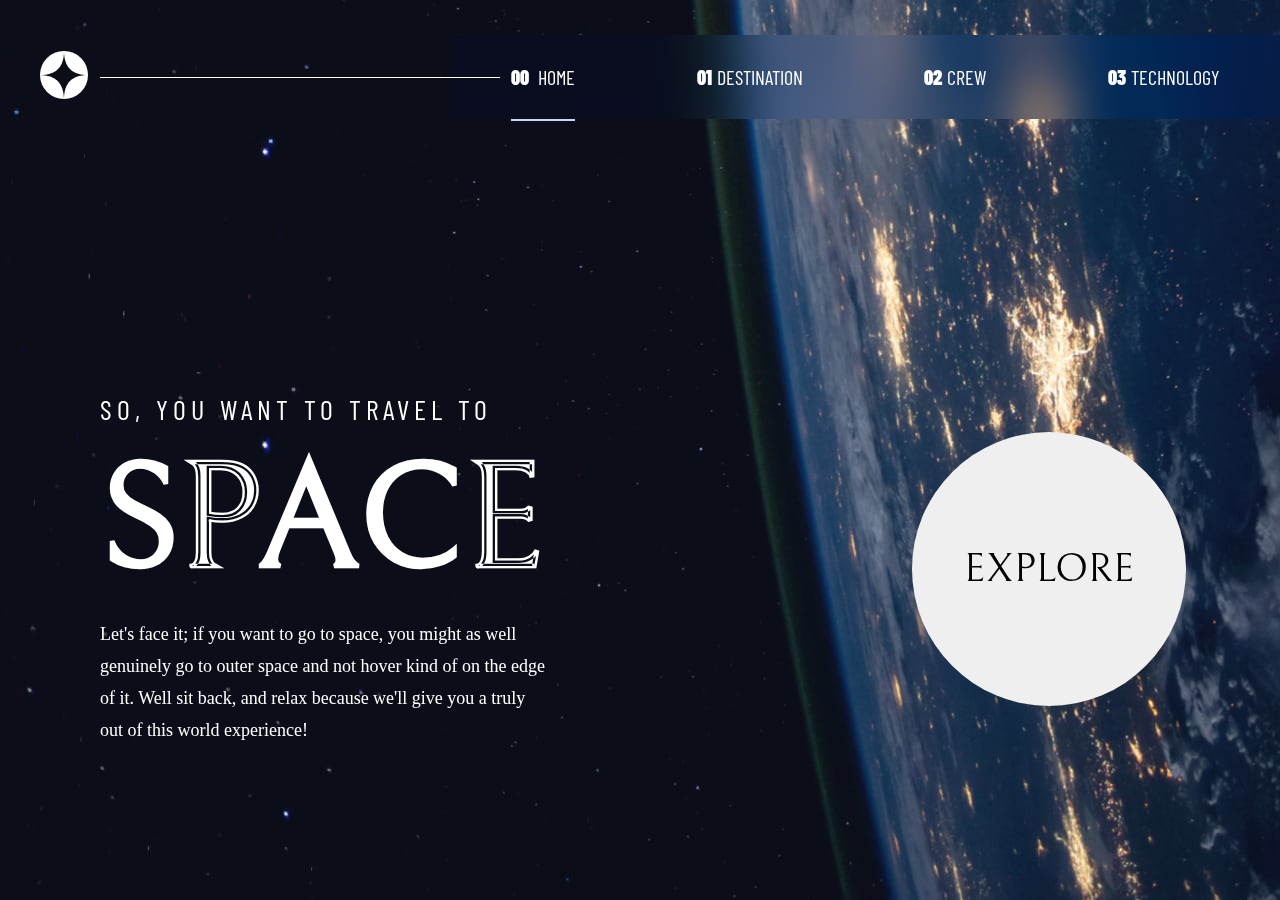
<file: index.html>
<!DOCTYPE html>
<html lang="en">
<head>
  <meta charset="UTF-8">
  <meta name="viewport" content="width=device-width, initial-scale=1.0">

  <link rel="icon" type="image/png" sizes="32x32" href="./assets/favicon-32x32.png">
  <link rel="stylesheet" href="default.css">
  <link rel="stylesheet" href="style.css">
  <link rel="preconnect" href="https://fonts.googleapis.com">
  <link rel="preconnect" href="https://fonts.gstatic.com" crossorigin>
  <link href="https://fonts.googleapis.com/css2?family=Barlow+Condensed&family=Bellefair&display=swap" rel="stylesheet"> 
  <script defer src="app.js"></script>
  <title>Frontend Mentor | Space tourism website</title>
</head>
<body>
<div class="container">
  <nav class="nav" id="nav">
    <div class="hero">
      <img src="assets/shared/logo.svg" alt="">
    </div>
     <div class="lists">
       <img src="assets/shared/icon-close.svg" alt="" class="close-btn">
      <ul class="nav-list">
        <li class="nav-item">
          <a href="index.html" class="nav-link active"> <span class="num">00</span> Home</a>
        </li>
        <li class="nav-item">
          <a href="destination.html" class="nav-link">  <span class="num">01</span>Destination</a>
        </li>
        <li class="nav-item">
          <a href="crew.html" class="nav-link"> <span class="num">02</span>Crew</a>
        </li>
        <li class="nav-item">
          <a href="technology.html" class="nav-link">  <span class="num">03</span>Technology</a>
        </li>
      </ul>
    </div>
     <img src="assets/shared/icon-hamburger.svg" alt="" class="hamburger">

  </nav>
  <main id="main">
    <section class="main">
      <section class="first-page-l">
        <h3>
          So, you want to travel to
        </h3>
        <h1>
          Space
        </h1>
        <p>
          Let's face it; if you want to go to space, you might as well genuinely go to 
          outer space and not hover kind of on the edge of it. Well sit back, and relax 
          because we'll give you a truly out of this world experience!
        </p>
      </section>
      <section class="second-page-l">
        <button class="circle btn">
          <a href="destination.html">
            Explore
          </a> 
        </button>
          
      </section>
    </section>
  </main>
</div>
</body>
</html>
</file>
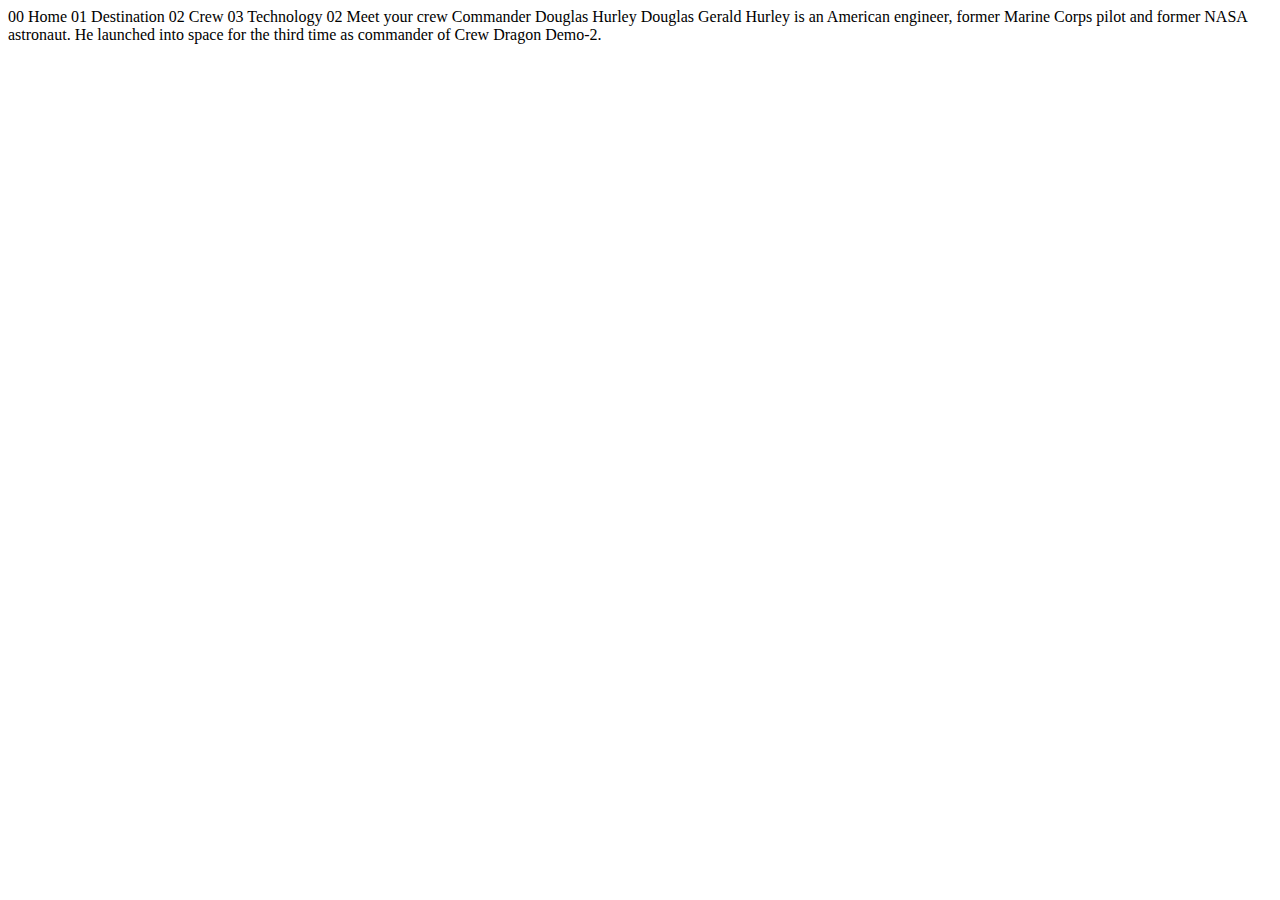
<file: crew-commander.html>
<!DOCTYPE html>
<html lang="en">
<head>
  <meta charset="UTF-8">
  <meta name="viewport" content="width=device-width, initial-scale=1.0">

  <link rel="icon" type="image/png" sizes="32x32" href="./assets/favicon-32x32.png">
  
  <title>Frontend Mentor | Space tourism website</title>
</head>
<body>

  00 Home
  01 Destination
  02 Crew
  03 Technology

  02 Meet your crew

  Commander
  Douglas Hurley

  Douglas Gerald Hurley is an American engineer, former Marine Corps pilot 
  and former NASA astronaut. He launched into space for the third time as 
  commander of Crew Dragon Demo-2.
</body>
</html>
</file>
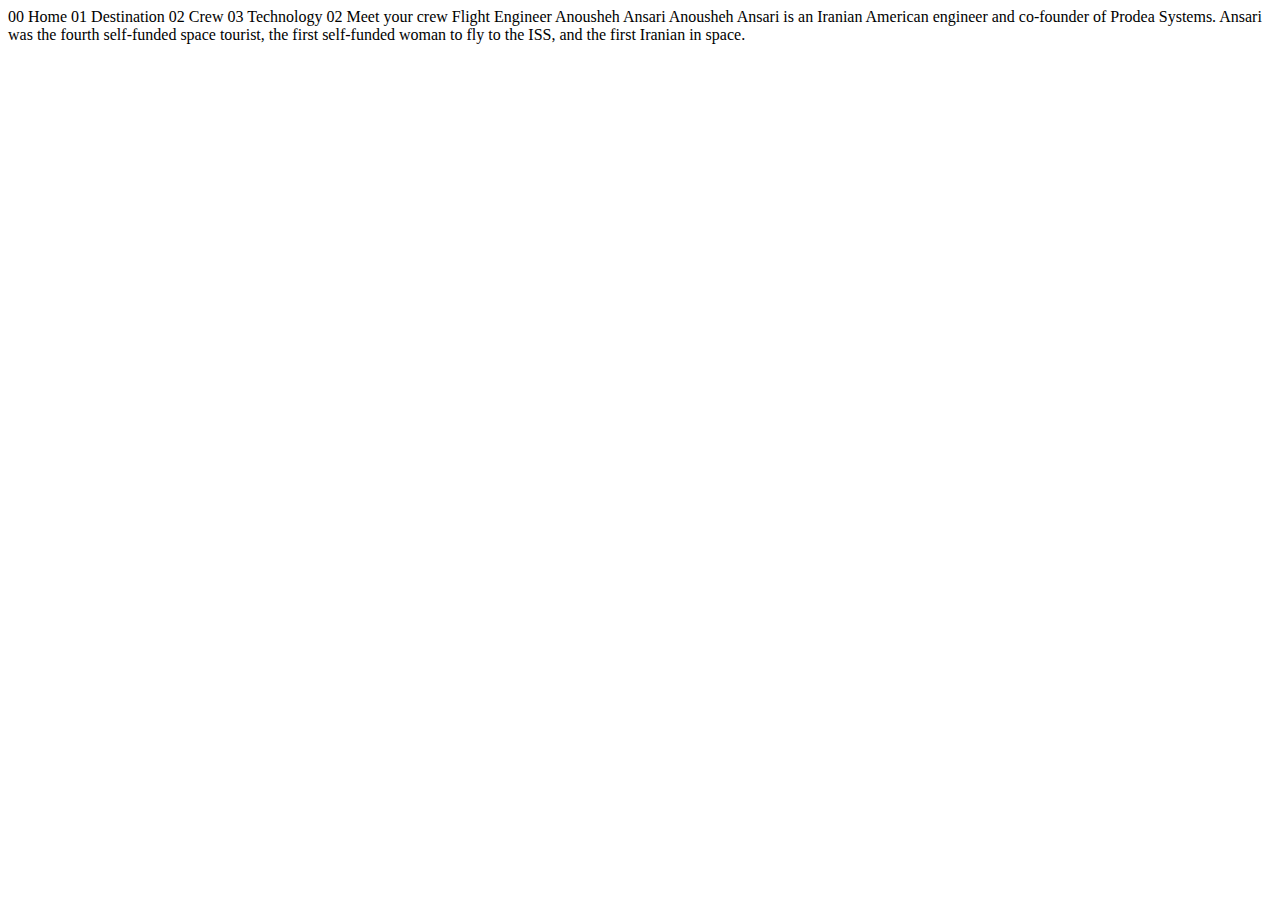
<file: crew-engineer.html>
<!DOCTYPE html>
<html lang="en">
<head>
  <meta charset="UTF-8">
  <meta name="viewport" content="width=device-width, initial-scale=1.0">

  <link rel="icon" type="image/png" sizes="32x32" href="./assets/favicon-32x32.png">
  
  <title>Frontend Mentor | Space tourism website</title>
</head>
<body>

  00 Home
  01 Destination
  02 Crew
  03 Technology

  02 Meet your crew

  Flight Engineer
  Anousheh Ansari

  Anousheh Ansari is an Iranian American engineer and co-founder of Prodea Systems. 
  Ansari was the fourth self-funded space tourist, the first self-funded woman to 
  fly to the ISS, and the first Iranian in space. 
</body>
</html>
</file>
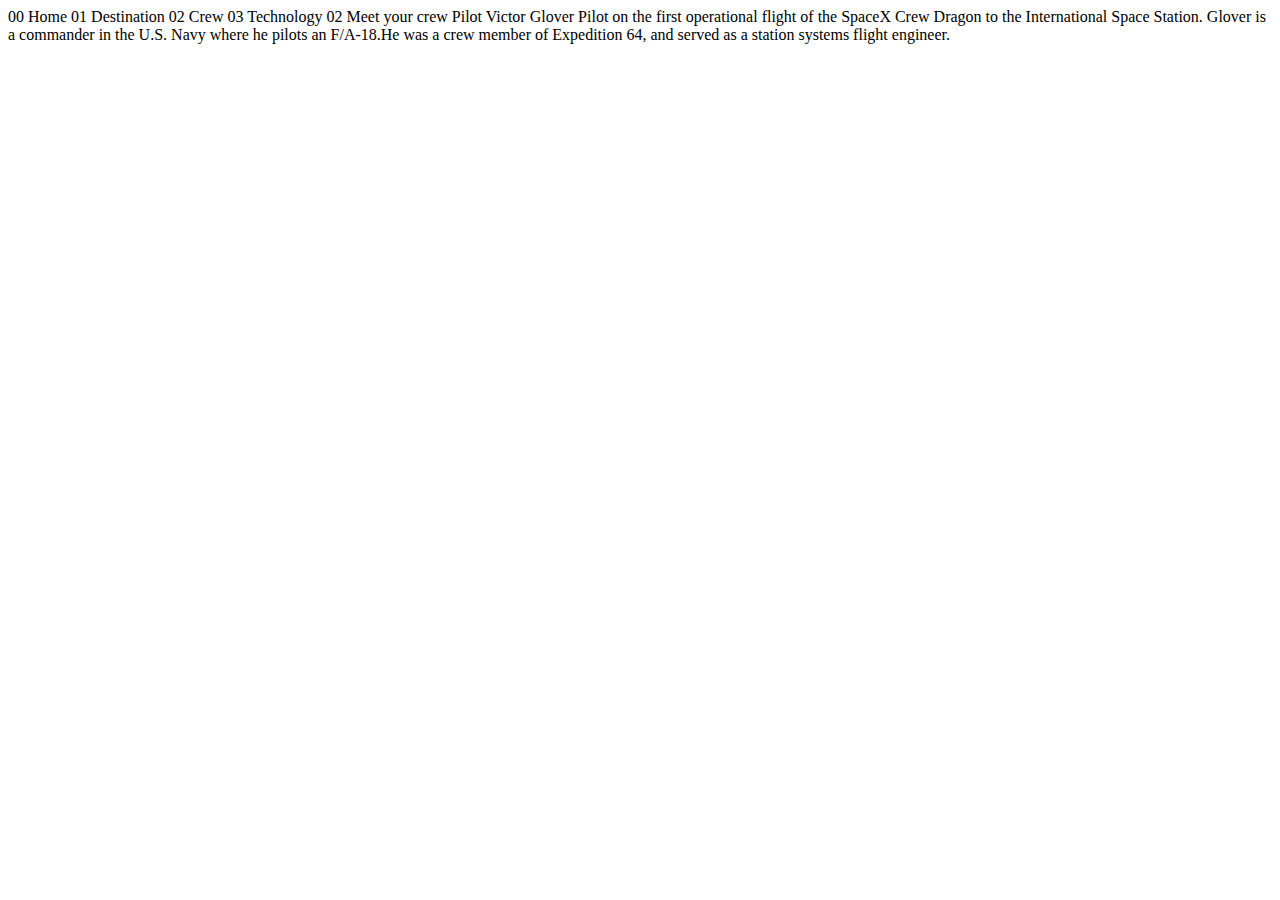
<file: crew-pilot.html>
<!DOCTYPE html>
<html lang="en">
<head>
  <meta charset="UTF-8">
  <meta name="viewport" content="width=device-width, initial-scale=1.0">

  <link rel="icon" type="image/png" sizes="32x32" href="./assets/favicon-32x32.png">
  
  <title>Frontend Mentor | Space tourism website</title>
</head>
<body>

  00 Home
  01 Destination
  02 Crew
  03 Technology

  02 Meet your crew

  Pilot
  Victor Glover

  Pilot on the first operational flight of the SpaceX Crew Dragon to the 
  International Space Station. Glover is a commander in the U.S. Navy where 
  he pilots an F/A-18.He was a crew member of Expedition 64, and served as a 
  station systems flight engineer. 
</body>
</html>
</file>
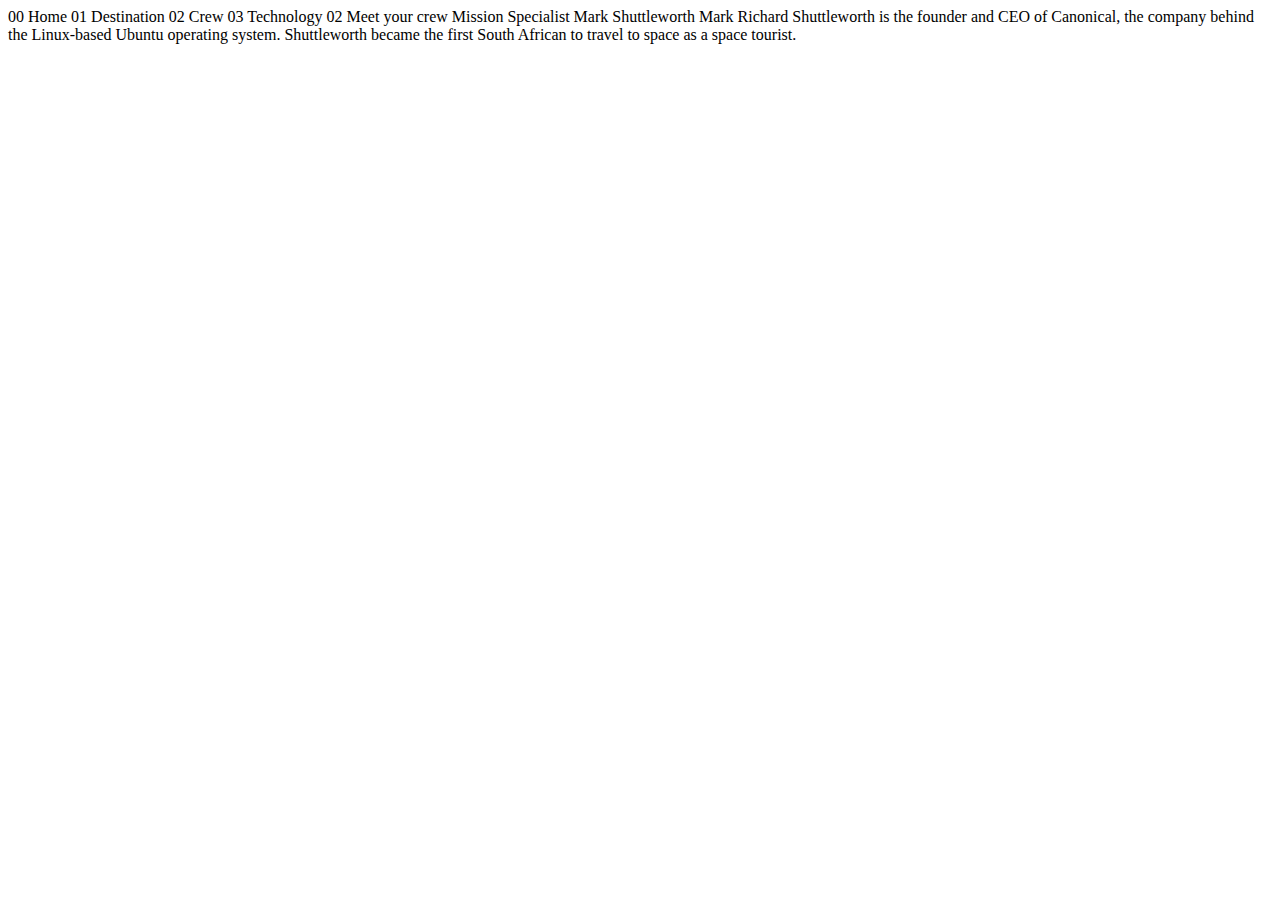
<file: crew-specialist.html>
<!DOCTYPE html>
<html lang="en">
<head>
  <meta charset="UTF-8">
  <meta name="viewport" content="width=device-width, initial-scale=1.0">

  <link rel="icon" type="image/png" sizes="32x32" href="./assets/favicon-32x32.png">
  
  <title>Frontend Mentor | Space tourism website</title>
</head>
<body>

  00 Home
  01 Destination
  02 Crew
  03 Technology

  02 Meet your crew

  Mission Specialist
  Mark Shuttleworth

  Mark Richard Shuttleworth is the founder and CEO of Canonical, the company behind 
  the Linux-based Ubuntu operating system. Shuttleworth became the first South 
  African to travel to space as a space tourist.
</body>
</html>
</file>
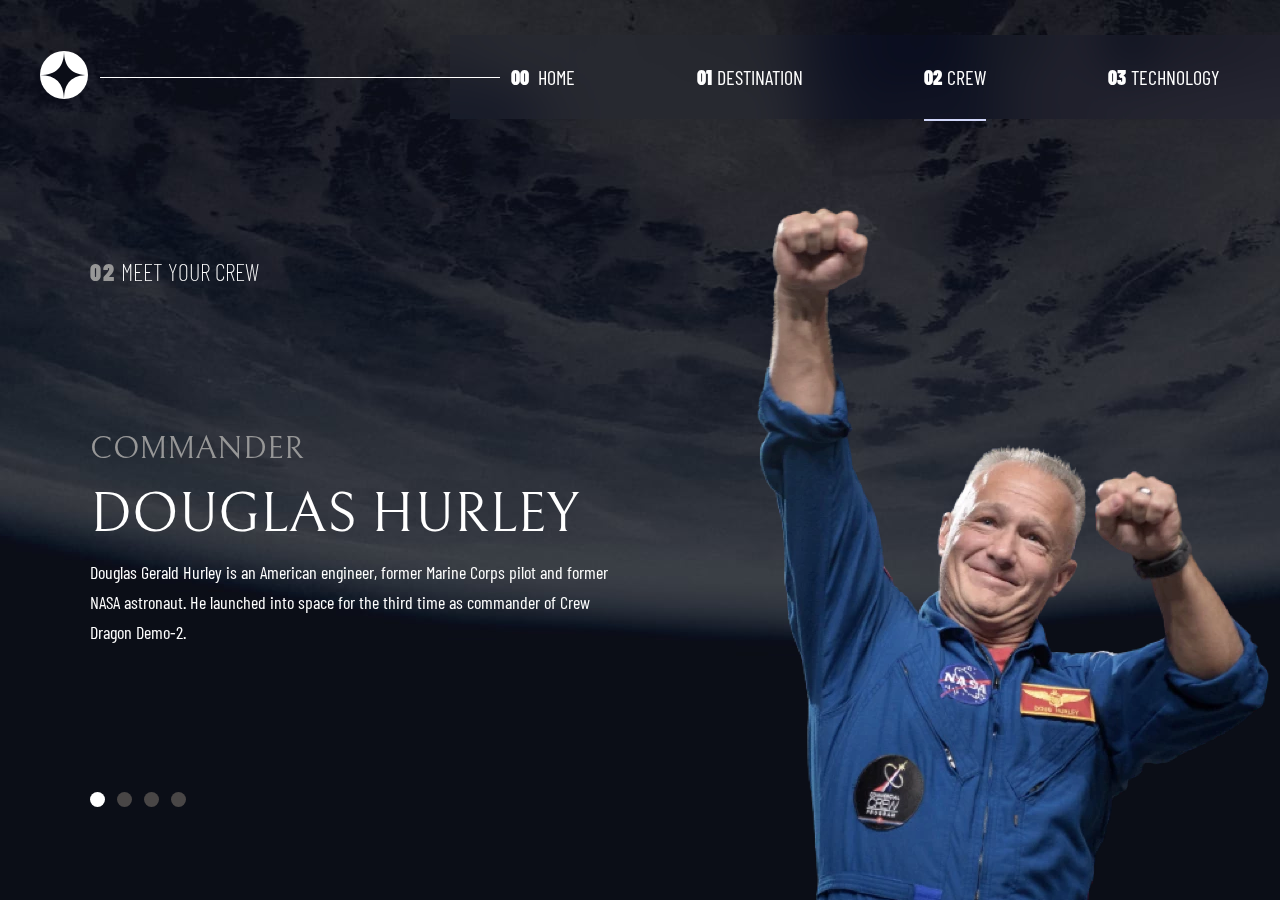
<file: crew.html>
<!DOCTYPE html>
<html lang="en">
<head>
  <meta charset="UTF-8">
  <meta name="viewport" content="width=device-width, initial-scale=1.0">

  <link rel="icon" type="image/png" sizes="32x32" href="./assets/favicon-32x32.png">
  <link rel="stylesheet" href="default.css">
  <link rel="stylesheet" href="crew.css">
  <link rel="preconnect" href="https://fonts.googleapis.com">
  <link rel="preconnect" href="https://fonts.gstatic.com" crossorigin>
  <link href="https://fonts.googleapis.com/css2?family=Barlow+Condensed&family=Bellefair&display=swap" rel="stylesheet"> 
  <script defer src="crew.js"></script>
  <title>Frontend Mentor | Space tourism website</title>
</head>
<body>
<div class="container">
  <nav class="nav" id="nav">
    <div class="hero">
      <img src="assets/shared/logo.svg" alt="">
    </div>
     <div class="lists">
       <img src="assets/shared/icon-close.svg" alt="" class="close-btn">
      <ul class="nav-list">
        <li class="nav-item">
          <a href="index.html" class="nav-link "> <span class="num">00</span> Home</a>
        </li>
        <li class="nav-item">
          <a href="destination.html" class="nav-link">  <span class="num">01</span>Destination</a>
        </li>
        <li class="nav-item">
          <a href="crew.html" class="nav-link active"> <span class="num">02</span>Crew</a>
        </li>
        <li class="nav-item">
          <a href="technology.html" class="nav-link">  <span class="num">03</span>Technology</a>
        </li>
      </ul>
    </div>
     <img src="assets/shared/icon-hamburger.svg" alt="" class="hamburger">
  </nav>
  <main id="main">
      <div class="crew-notes">
            <h2 class="meet">
                  <span class="number">02</span>
                  Meet Your Crew
            </h2>

            <div class="crew-detail">
                  <h2 class="jobs">Commander</h2>
                  <h1 class="crew-name">Douglas hurley</h1>
                  <p class="crew-about">
                        Douglas Gerald Hurley is an American engineer, former Marine Corps pilot and former NASA astronaut. He launched into space for the third time as commander of Crew Dragon Demo-2.
                  </p>
            </div>
            <div class="crew-nav">
                  <div class="first nav-crew bold"></div>
                  <div class="second nav-crew"></div>
                  <div class="third nav-crew"></div>
                  <div class="fourth nav-crew"></div>
            </div>
      </div>
      <div class="crew-imgs">
            <picture class="crew-img">
                  <source srcset="assets/crew/image-douglas-hurley.webp" type="image/webp" >
                  <img src="assets/crew/image-douglas-hurley.png" alt="" >
            </picture>
      </div>
  </main>
  </div>
</body>
</html>
</file>
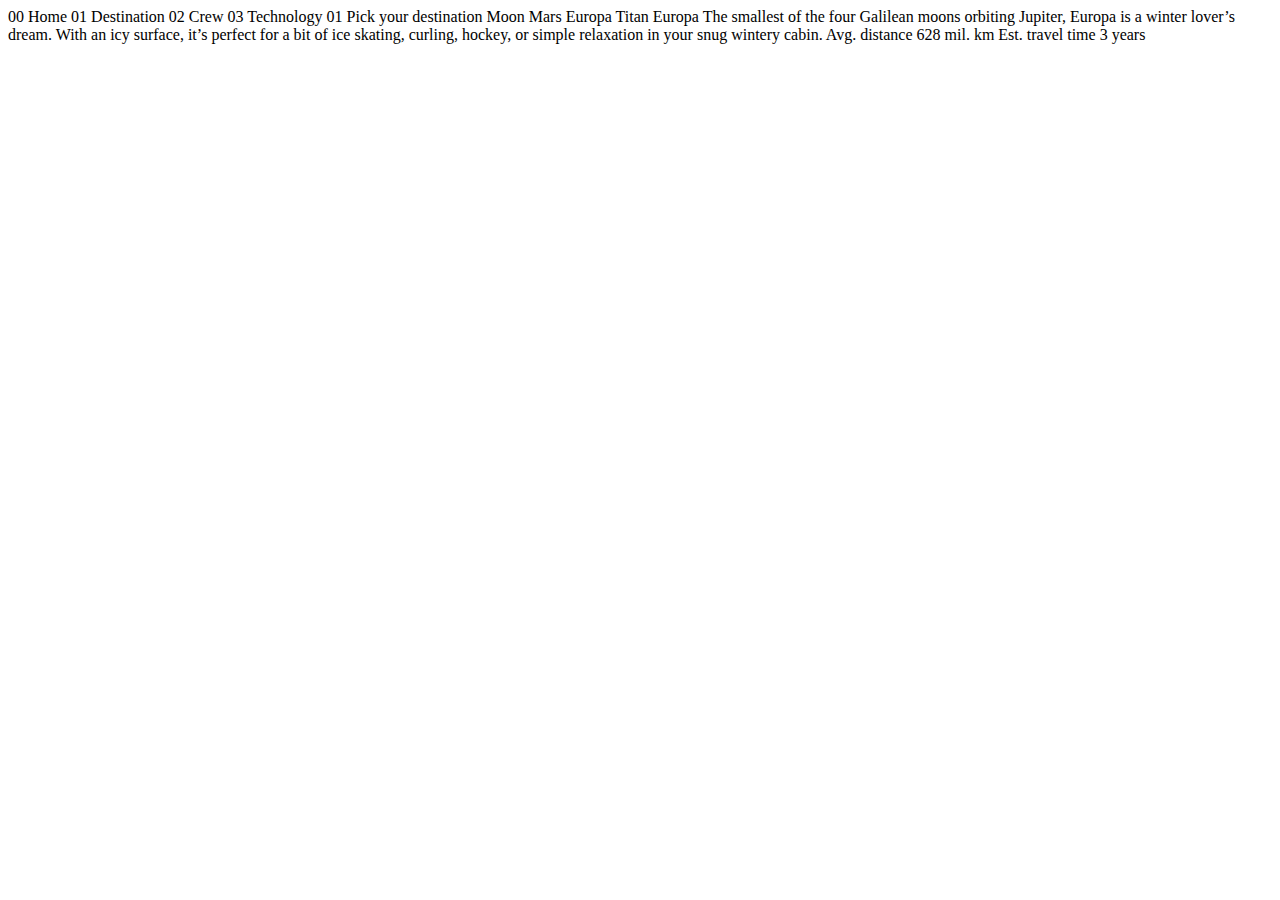
<file: destination-europa.html>
<!DOCTYPE html>
<html lang="en">
<head>
  <meta charset="UTF-8">
  <meta name="viewport" content="width=device-width, initial-scale=1.0">

  <link rel="icon" type="image/png" sizes="32x32" href="./assets/favicon-32x32.png">
  
  <title>Frontend Mentor | Space tourism website</title>
</head>
<body>

  00 Home
  01 Destination
  02 Crew
  03 Technology

  01 Pick your destination

  Moon
  Mars
  Europa
  Titan

  Europa

  The smallest of the four Galilean moons orbiting Jupiter, Europa is a 
  winter lover’s dream. With an icy surface, it’s perfect for a bit of 
  ice skating, curling, hockey, or simple relaxation in your snug 
  wintery cabin.

  Avg. distance
  628 mil. km

  Est. travel time
  3 years
</body>
</html>
</file>
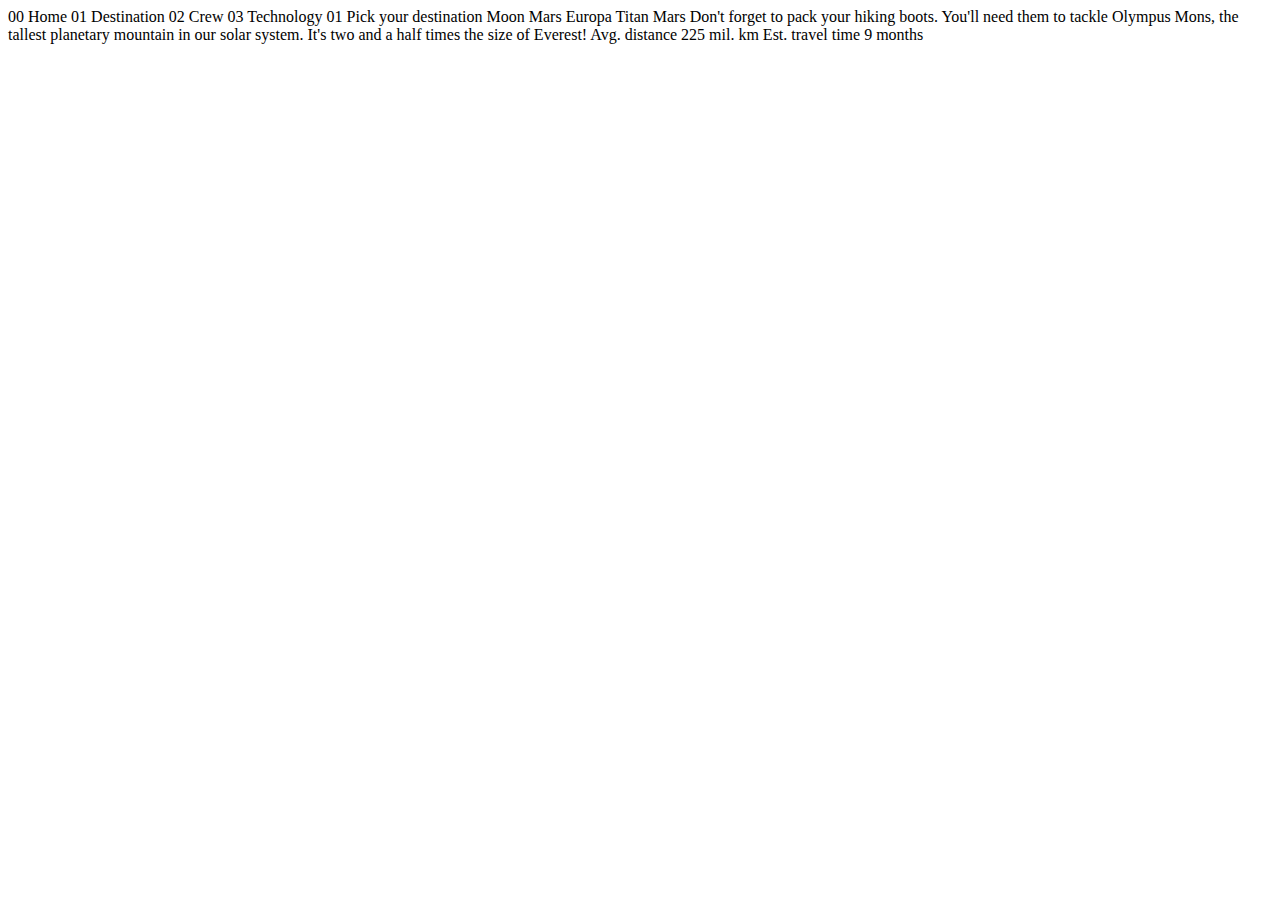
<file: destination-mars.html>
<!DOCTYPE html>
<html lang="en">
<head>
  <meta charset="UTF-8">
  <meta name="viewport" content="width=device-width, initial-scale=1.0">

  <link rel="icon" type="image/png" sizes="32x32" href="./assets/favicon-32x32.png">
  
  <title>Frontend Mentor | Space tourism website</title>
</head>
<body>

  00 Home
  01 Destination
  02 Crew
  03 Technology

  01 Pick your destination

  Moon
  Mars
  Europa
  Titan

  Mars

  Don't forget to pack your hiking boots. You'll need them to tackle Olympus Mons, 
  the tallest planetary mountain in our solar system. It's two and a half times 
  the size of Everest!

  Avg. distance
  225 mil. km

  Est. travel time
  9 months
</body>
</html>
</file>
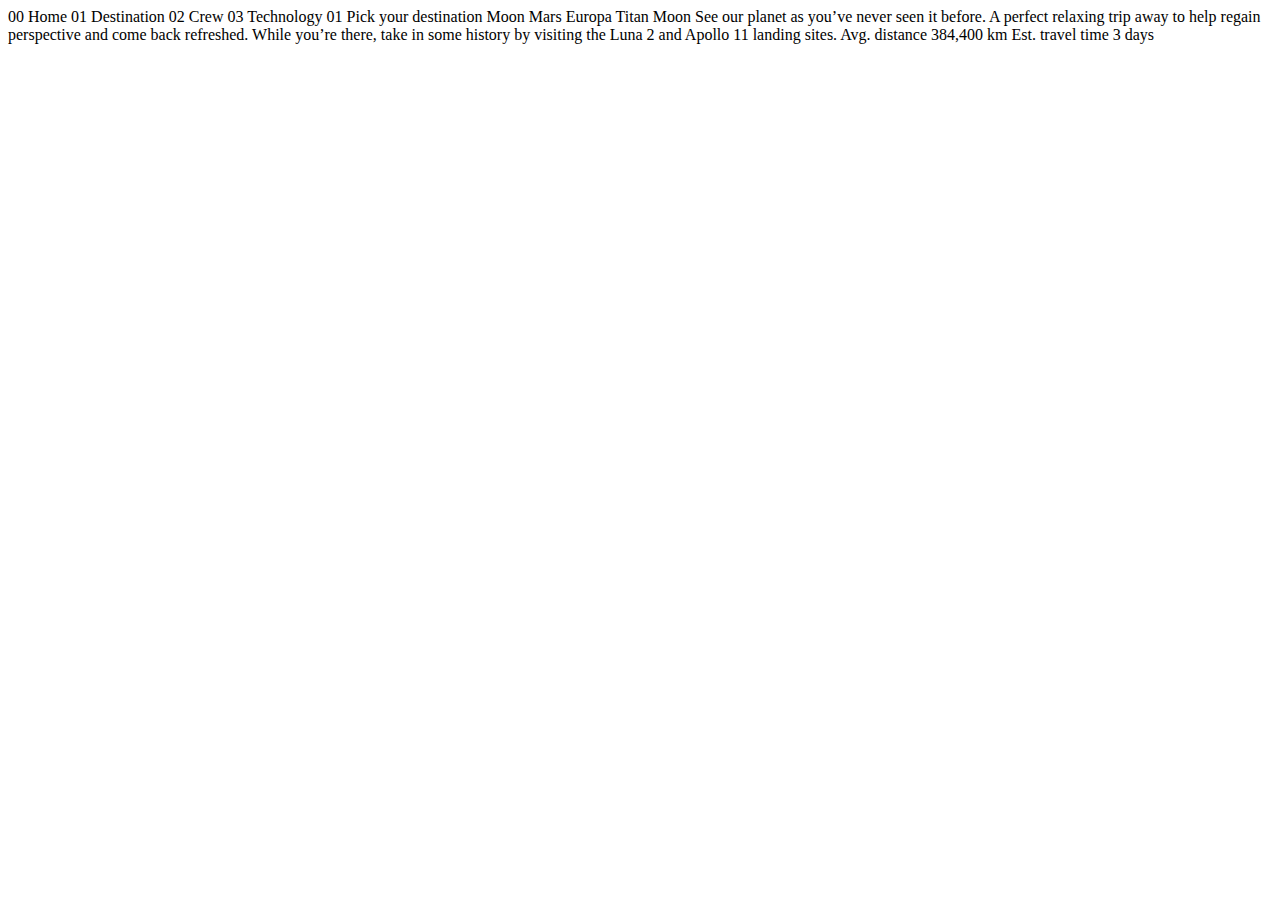
<file: destination-moon.html>
<!DOCTYPE html>
<html lang="en">
<head>
  <meta charset="UTF-8">
  <meta name="viewport" content="width=device-width, initial-scale=1.0">

  <link rel="icon" type="image/png" sizes="32x32" href="./assets/favicon-32x32.png">
  
  <title>Frontend Mentor | Space tourism website</title>
</head>
<body>

  00 Home
  01 Destination
  02 Crew
  03 Technology

  01 Pick your destination

  Moon
  Mars
  Europa
  Titan

  Moon

  See our planet as you’ve never seen it before. A perfect relaxing trip away to help 
  regain perspective and come back refreshed. While you’re there, take in some history 
  by visiting the Luna 2 and Apollo 11 landing sites.

  Avg. distance
  384,400 km

  Est. travel time
  3 days
</body>
</html>
</file>
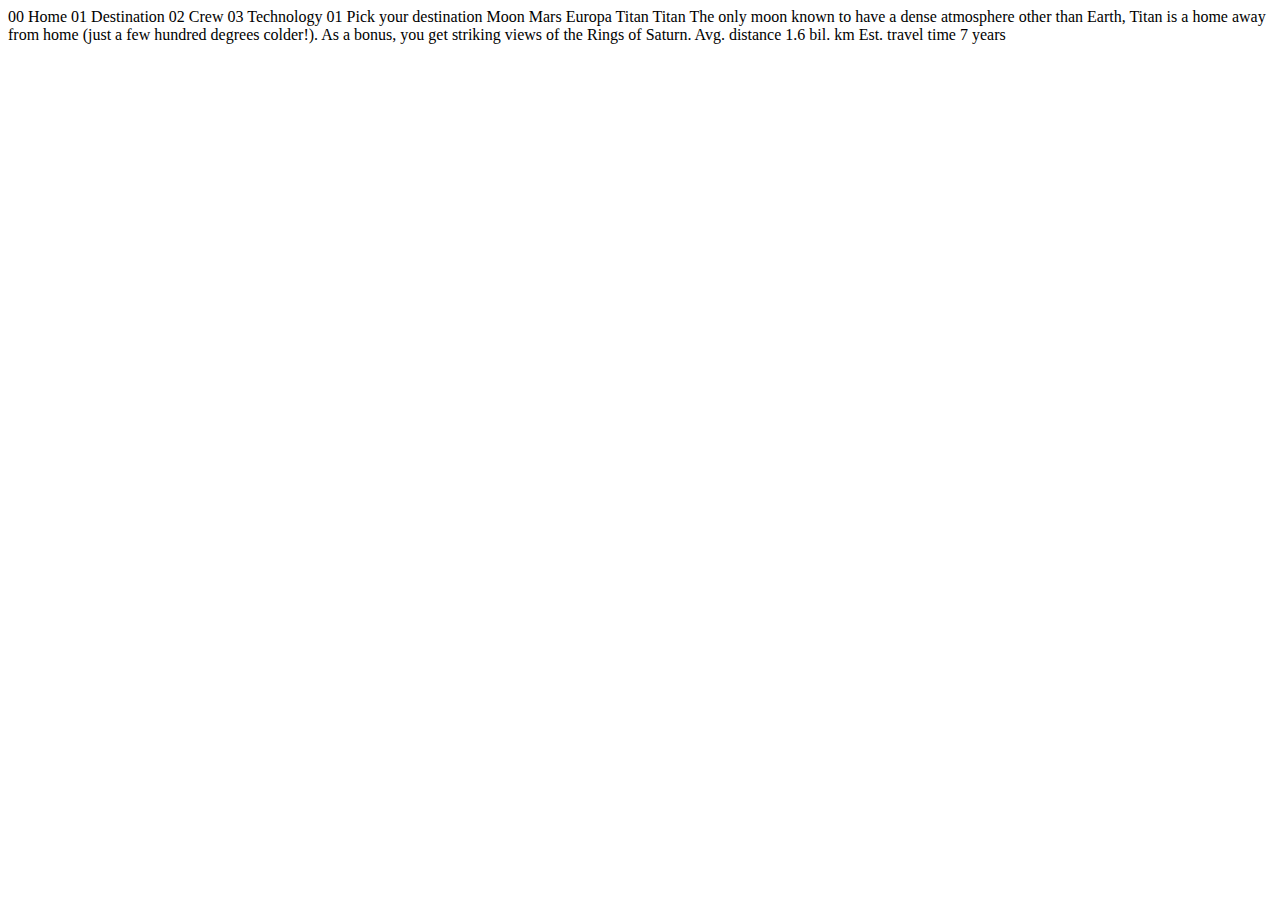
<file: destination-titan.html>
<!DOCTYPE html>
<html lang="en">
<head>
  <meta charset="UTF-8">
  <meta name="viewport" content="width=device-width, initial-scale=1.0">

  <link rel="icon" type="image/png" sizes="32x32" href="./assets/favicon-32x32.png">
  
  <title>Frontend Mentor | Space tourism website</title>
</head>
<body>

  00 Home
  01 Destination
  02 Crew
  03 Technology

  01 Pick your destination

  Moon
  Mars
  Europa
  Titan

  Titan

  The only moon known to have a dense atmosphere other than Earth, Titan 
  is a home away from home (just a few hundred degrees colder!). As a 
  bonus, you get striking views of the Rings of Saturn.

  Avg. distance
  1.6 bil. km

  Est. travel time
  7 years
</body>
</html>
</file>
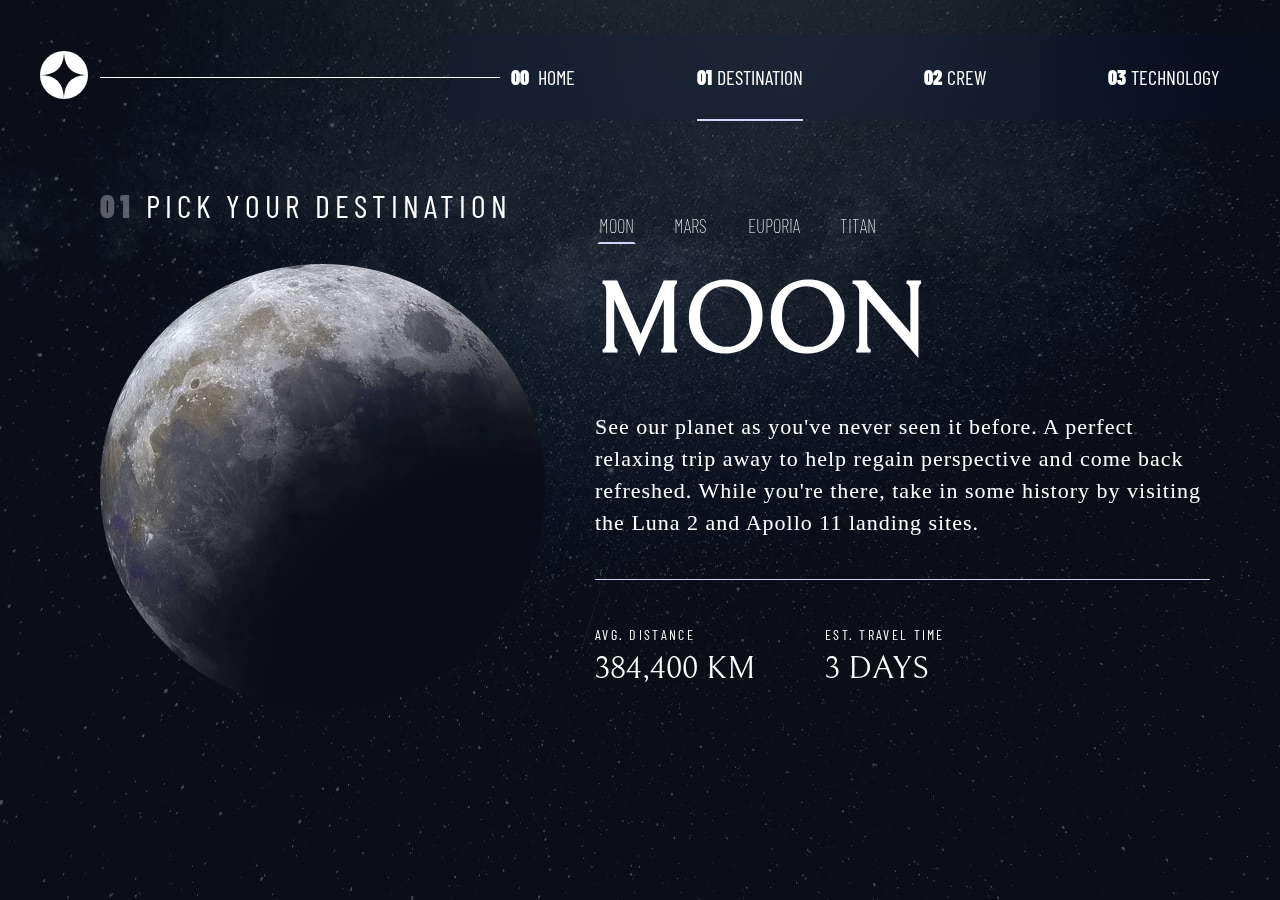
<file: destination.html>
<!DOCTYPE html>
<html lang="en">
<head>
  <meta charset="UTF-8">
  <meta name="viewport" content="width=device-width, initial-scale=1.0">

  <link rel="icon" type="image/png" sizes="32x32" href="./assets/favicon-32x32.png">
  <link rel="stylesheet" href="default.css">
  <!-- <link rel="stylesheet" href="style.css"> -->
  <link rel="stylesheet" href="destination.css">
  <link rel="preconnect" href="https://fonts.googleapis.com">
  <link rel="preconnect" href="https://fonts.gstatic.com" crossorigin>
  <link href="https://fonts.googleapis.com/css2?family=Barlow+Condensed&family=Bellefair&display=swap" rel="stylesheet"> 
  <script defer src="app.js"></script>
  <script defer src="index.js"></script>

  <title>Frontend Mentor | Space tourism website</title>
</head>
<body>
<div class="container">
  <nav class="nav" id="nav">
    <div class="hero">
      <img src="assets/shared/logo.svg" alt="">
    </div>
     <div class="lists">
       <img src="assets/shared/icon-close.svg" alt="" class="close-btn">
      <ul class="nav-list">
        <li class="nav-item">
          <a href="index.html" class="nav-link "> <span class="num">00</span> Home</a>
        </li>
        <li class="nav-item">
          <a href="destination.html" class="nav-link active">  <span class="num">01</span>Destination</a>
        </li>
        <li class="nav-item">
          <a href="crew.html" class="nav-link"> <span class="num">02</span>Crew</a>
        </li>
        <li class="nav-item">
          <a href="technology.html" class="nav-link">  <span class="num">03</span>Technology</a>
        </li>
      </ul>
    </div>
    
     <img src="assets/shared/icon-hamburger.svg" alt="" class="hamburger">

</nav>
<main id="main">
      <div class="planet-img-detail">
            <div>
                  <h1><span class="numb">01</span> Pick your destination</h1>
            </div>
            <div>
                  <picture class="picture">
                        <source srcset="assets/destination/image-moon.webp" type="image/webp">
                        <img src="assets/destination/image-moon.png" alt="the moon">
                  </picture>
            </div>
      </div>
      <div class="planet-info-detail">
            <div class="planet-nav">
                  <h1 class="planet-nav-item show">Moon</h1>
                  <h1 class="planet-nav-item">Mars</h1>
                  <h1 class="planet-nav-item">Euporia</h1>
                  <h1 class="planet-nav-item">Titan</h1>
            </div>
            <div class="planet-info-note">
                  <h1 class="planet-name">Moon</h1>

                  <p class="planet-info">See our planet as you've never seen it before. A perfect relaxing trip away to help regain perspective and come back refreshed. While you're there, take in some history by visiting the Luna 2 and Apollo 11 landing sites.</p>

            </div>
            <div class="calc">
                  <div class="dist">
                        <h1>
                              <span class="span">avg. distance</span>
                               <span class="distance">384,400 km </span> 
                        </h1>
                  </div>
                  <div class="time">
                        <h1>
                              <span class="span">est. travel time</span>
                              <span class="times">3 days</span> 
                        </h1>
                        </h1>
                  </div>
            </div>
      </div>
</main>
</div>
</body>
</html>
</file>
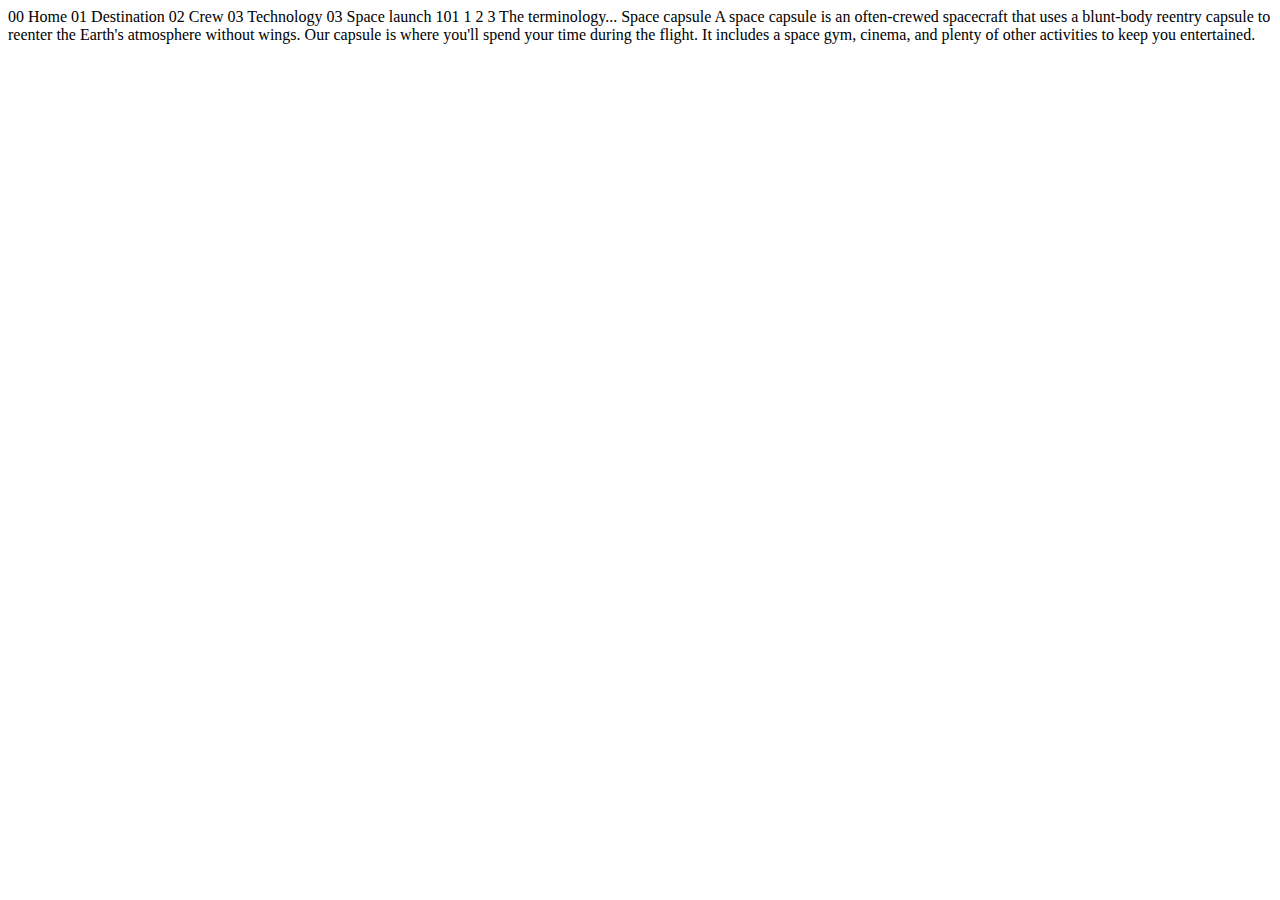
<file: technology-capsule.html>
<!DOCTYPE html>
<html lang="en">
<head>
  <meta charset="UTF-8">
  <meta name="viewport" content="width=device-width, initial-scale=1.0">

  <link rel="icon" type="image/png" sizes="32x32" href="./assets/favicon-32x32.png">
  
  <title>Frontend Mentor | Space tourism website</title>
</head>
<body>

  00 Home
  01 Destination
  02 Crew
  03 Technology

  03 Space launch 101

  1
  2
  3

  The terminology...
  Space capsule

  A space capsule is an often-crewed spacecraft that uses a blunt-body reentry 
  capsule to reenter the Earth's atmosphere without wings. Our capsule is where 
  you'll spend your time during the flight. It includes a space gym, cinema, 
  and plenty of other activities to keep you entertained.
</body>
</html>
</file>
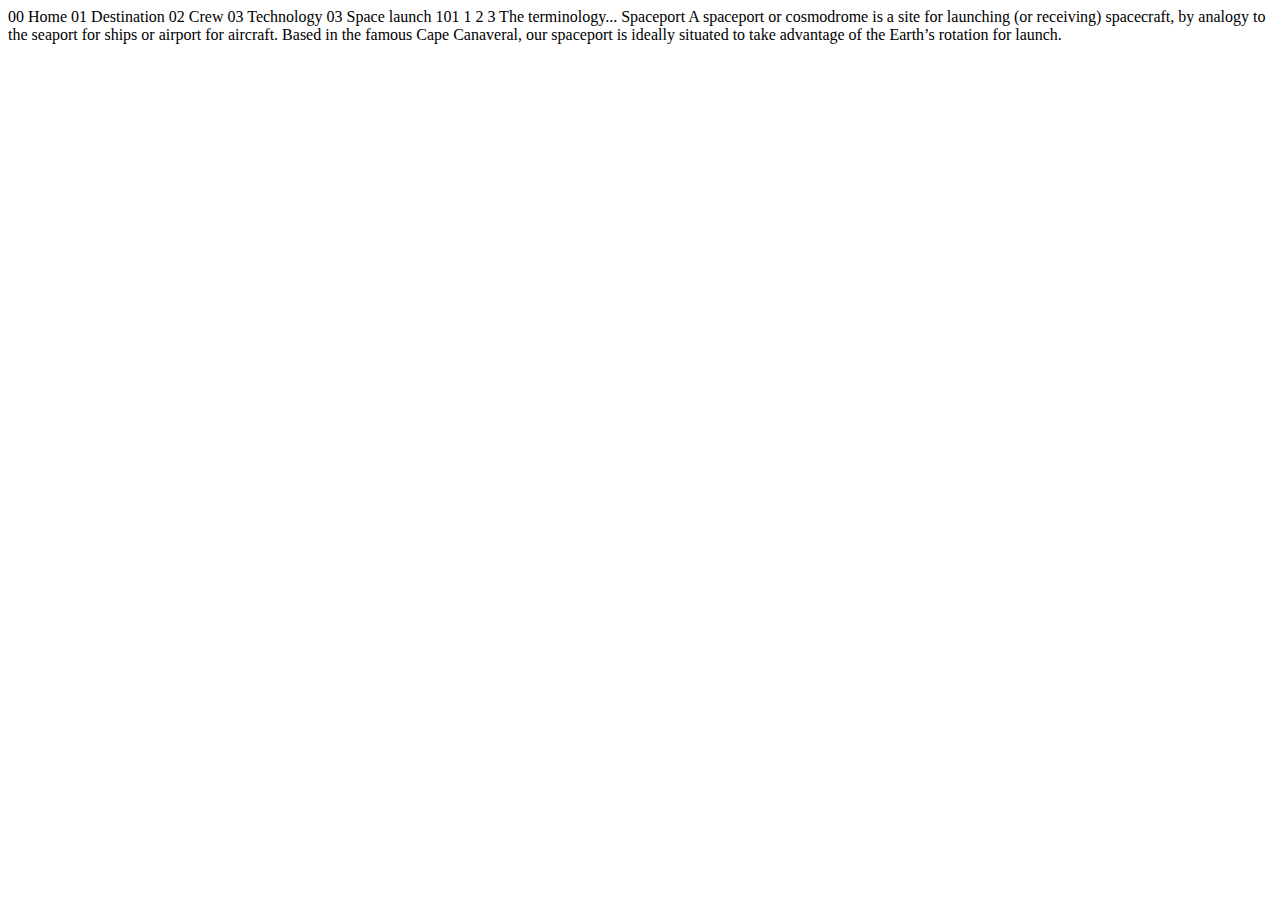
<file: technology-spaceport.html>
<!DOCTYPE html>
<html lang="en">
<head>
  <meta charset="UTF-8">
  <meta name="viewport" content="width=device-width, initial-scale=1.0">

  <link rel="icon" type="image/png" sizes="32x32" href="./assets/favicon-32x32.png">
  
  <title>Frontend Mentor | Space tourism website</title>
</head>
<body>

  00 Home
  01 Destination
  02 Crew
  03 Technology

  03 Space launch 101

  1
  2
  3

  The terminology...
  Spaceport

  A spaceport or cosmodrome is a site for launching (or receiving) spacecraft, 
  by analogy to the seaport for ships or airport for aircraft. Based in the 
  famous Cape Canaveral, our spaceport is ideally situated to take advantage 
  of the Earth’s rotation for launch.
</body>
</html>
</file>
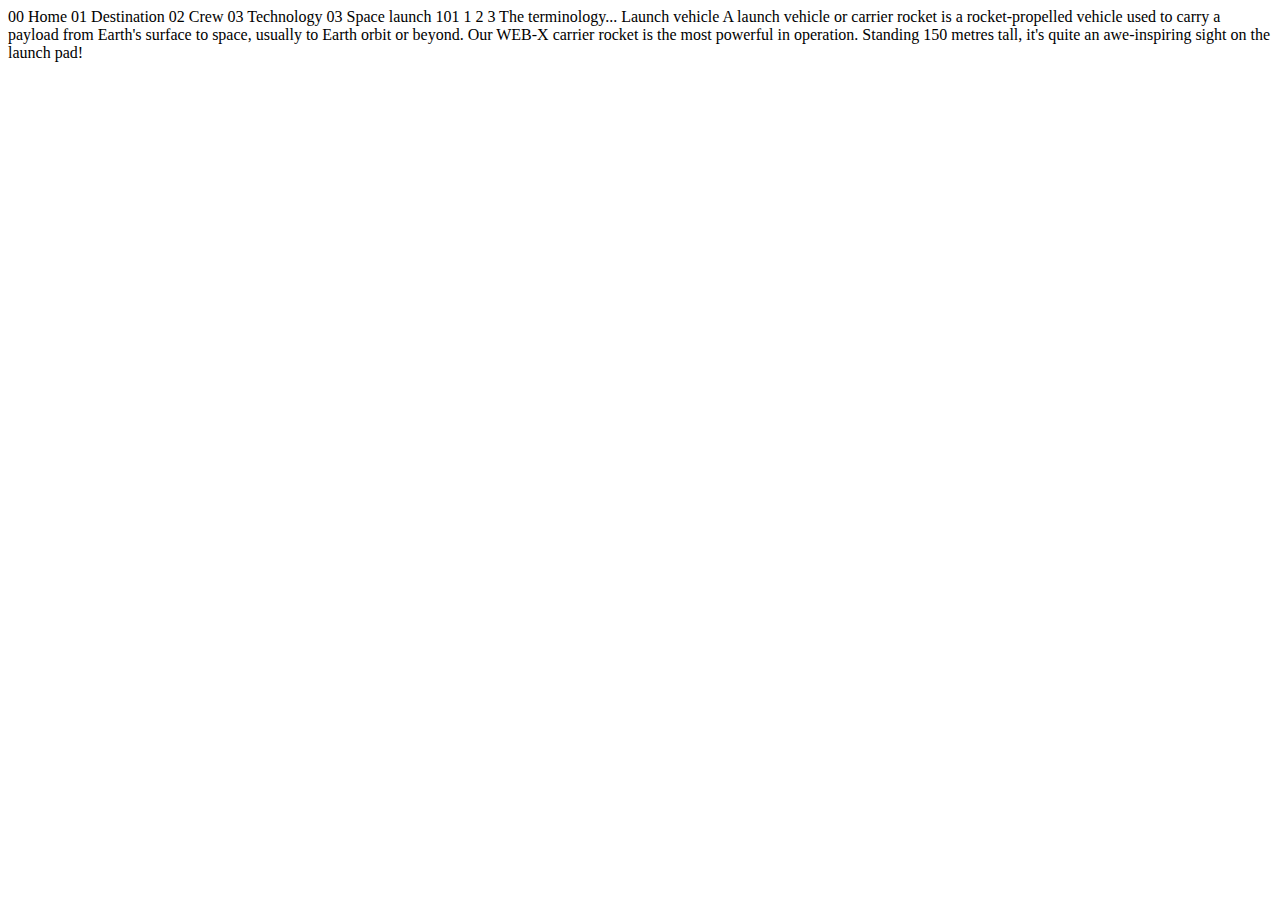
<file: technology-vehicle.html>
<!DOCTYPE html>
<html lang="en">
<head>
  <meta charset="UTF-8">
  <meta name="viewport" content="width=device-width, initial-scale=1.0">

  <link rel="icon" type="image/png" sizes="32x32" href="./assets/favicon-32x32.png">
  
  <title>Frontend Mentor | Space tourism website</title>
</head>
<body>

  00 Home
  01 Destination
  02 Crew
  03 Technology

  03 Space launch 101

  1
  2
  3

  The terminology...
  Launch vehicle

  A launch vehicle or carrier rocket is a rocket-propelled vehicle used to carry a 
  payload from Earth's surface to space, usually to Earth orbit or beyond. Our 
  WEB-X carrier rocket is the most powerful in operation. Standing 150 metres tall, 
  it's quite an awe-inspiring sight on the launch pad!
</body>
</html>
</file>
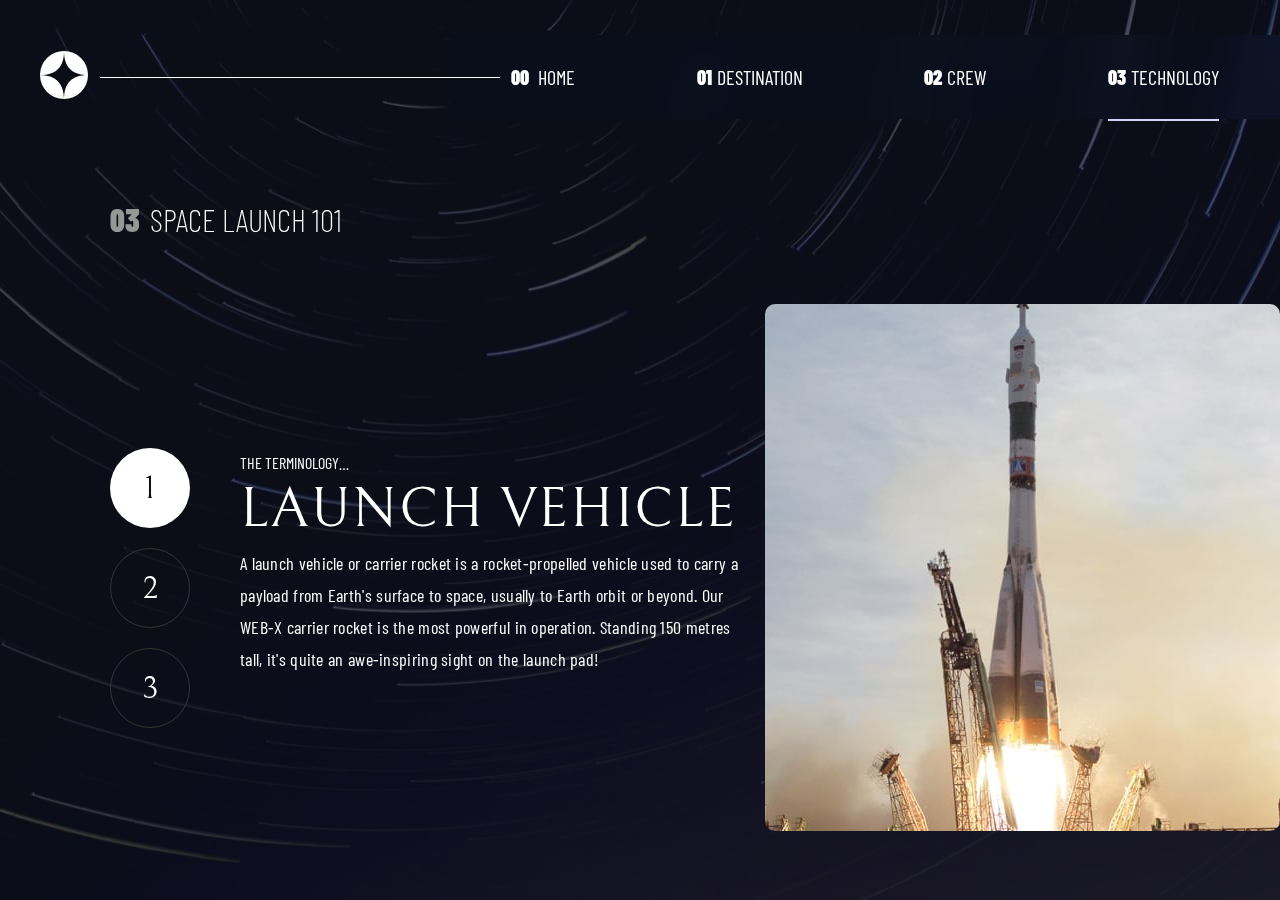
<file: technology.html>
<!DOCTYPE html>
<html lang="en">
<head>
  <meta charset="UTF-8">
  <meta name="viewport" content="width=device-width, initial-scale=1.0">

  <link rel="icon" type="image/png" sizes="32x32" href="./assets/favicon-32x32.png">
  <link rel="stylesheet" href="default.css">
  <link rel="stylesheet" href="technology.css">
  <link rel="preconnect" href="https://fonts.googleapis.com">
  <link rel="preconnect" href="https://fonts.gstatic.com" crossorigin>
  <link href="https://fonts.googleapis.com/css2?family=Barlow+Condensed&family=Bellefair&display=swap" rel="stylesheet"> 
  <script defer src="app.js"></script>
  <script defer src="tech.js"></script>
  <title>Frontend Mentor | Space tourism website</title>
</head>
<body>
<div class="container">
  <nav class="nav" id="nav">
    <div class="hero">
      <img src="assets/shared/logo.svg" alt="">
    </div>
     <div class="lists">
       <img src="assets/shared/icon-close.svg" alt="" class="close-btn">
      <ul class="nav-list">
        <li class="nav-item">
          <a href="index.html" class="nav-link"> <span class="num">00</span> Home</a>
        </li>
        <li class="nav-item">
          <a href="destination.html" class="nav-link">  <span class="num">01</span>Destination</a>
        </li>
        <li class="nav-item">
          <a href="crew.html" class="nav-link"> <span class="num">02</span>Crew</a>
        </li>
        <li class="nav-item">
          <a href="technology.html" class="nav-link active">  <span class="num">03</span>Technology</a>
        </li>
      </ul>
    </div>
     <img src="assets/shared/icon-hamburger.svg" alt="" class="hamburger">

  </nav>
  <main id="main">
    <div class="tech-note">
      <h1 class="start">
        <span class="tech-num">03</span>space launch 101
      </h1>
      <div class="tech-more-detail">
        <div class="tech-navi">
          <button class="tech-nav active-for-tech">1</button>
          <button class="tech-nav">2</button>
          <button class="tech-nav">3</button>
        </div>
        <div class="tech-detail">
          <p class="para">THE TERMINOLOGY…</p>
          <h1 class="tech-name">launch vehicle</h1>
          <p class="tech-name-detail">
            A launch vehicle or carrier rocket is a rocket-propelled vehicle used to carry a payload from Earth's surface to space, usually to Earth orbit or beyond. Our WEB-X carrier rocket is the most powerful in operation. Standing 150 metres tall, it's quite an awe-inspiring sight on the launch pad!
          </p>
        </div>
      </div>

    </div> 
    <div class="tech-img">
      <picture>
        <img src="assets/technology/image-launch-vehicle-portrait.jpg" alt="" class="portrait"> 
        <img src="assets/technology/image-launch-vehicle-landscape.jpg" alt="" class="landscape">

      </picture>
    </div> 
  </main>
</div>
</body>
</html>
</file>
<file: default.css>
:root{
      --black:rgb(11, 13 , 23);
      --primary:rgb(208 , 214 , 249);
      --white:rgb(255 , 255 , 255);
      --main-font:'Bellefair', serif;
      --secondary-font:'Barlow Condensed', sans-serif;
      --transition: all 0.3s ease;
      --margin-left: 40px;
}

*{
      margin: 0;
      padding: 0;
      box-sizing: border-box;
}



.nav{
      margin-top: 35px;
      display: flex;
      align-items: center;
      justify-content: space-between;
      margin-left: var(--margin-left);

}

.nav-list{
      display: flex;
      align-items: center;
      justify-content: space-around;
      width: 830px;
      padding: 30px 0;                           
      /* background-color: rgba(0, 0, 0, 0.096);      */
      backdrop-filter: blur(25px) saturate(150%) ;
      position: relative;
}

.nav-list::before{
      content: '' ;
      position: absolute;
      left: -350px;
      width: 400px;
      height: 1px;
      background: white;
}

.nav .nav-list .nav-item{
      list-style: none;
}

.nav-link{
      text-decoration: none;
      color: var(--white);
      text-transform: uppercase;
      font-family: var(--secondary-font);
      font-size: 20px;
      margin: 0 10px;
      padding-bottom: 30px;
      transition: var(--transition);

}

.nav-link.active{
      border-bottom: 2px solid var(--primary);

}

.nav-link:hover{
      color: var(--primary);
      border-bottom: 2px solid var(--white);
}

.num{
      font-weight: 900;
      padding-right: 5px;
}

.hamburger{
      display: none;
}

.close-btn{
      display: none;
}

@media(max-width:1200px){

      .nav-list::before{
            width: 200px;
            left: -175px;
      }
}

@media (max-width :900px) {
      .nav-list::before{
            display: none;
      }

      .nav{
            margin-top: 0;
      }

      .nav-list{
            margin-left: 100px;
            justify-content: unset;
      }

}

@media (max-width :705px) {
      .nav-list{
            margin-left: 0;
      }
}

      /* PHONE WIDTH */

@media (max-width :505px) {

      .hamburger{
            display: block;
            position: fixed;
            top: 40px;
            right: 9%;
            cursor: pointer;

      }

      .lists{
            position: fixed;
            top: 0;
            right: 0;
            bottom: 0;
            left: 100%;
            width: 70%;
            z-index: 10;
            backdrop-filter:blur(25px) saturate(100%);
            transition: all  0.9s ease-in;
      }

      .lists.active-for-nav{
            left: 30%;
      }

      .close-btn{
            display: block;
            position: fixed;
            top: 40px;
            right: 10%;
            z-index: 10;
            cursor: pointer;
      }
      
      .nav{
            margin-top: 35px;
      }
      
      .nav-list{
            flex-direction: column;
            align-items: flex-start;
            margin: 60px 40px;
            width: 100%;
            height: 100%;
            backdrop-filter:unset;
      }

      .nav-list li{
            margin: 10px 0;
      }

      .nav-link{
            padding-bottom: 10%;
      }

      .nav-link.active , .nav-link:hover{
            border: none;
            border-left: 8px solid var(--white);
            padding-left: 50px;
      }

}
</file>
<file: style.css>
:root{
      --black:rgb(11, 13 , 23);
      --primary:rgb(208 , 214 , 249);
      --white:rgb(255 , 255 , 255);
      --main-font:'Bellefair', serif;
      --secondary-font:'Barlow Condensed', sans-serif;
      --transition: all 0.3s ease;
      --margin-left: 40px;
}

*{
      margin: 0;
      padding: 0;
      box-sizing: border-box;

}


.container{
      height: 100vh;
      background: url('assets/home/background-home-desktop.jpg') ;
      background-position: center;
      background-repeat: no-repeat;
      background-size: cover;
      color: var(--white);
      overflow: hidden;      
}


@media (max-width:900px){
      .container{
            background: url('assets/home/background-home-tablet.jpg');
            background-size: cover;
            background-repeat: no-repeat;
      }

}

@media (max-width:510px){
      .container{
            background: url('assets/home/background-home-mobile.jpg');
            background-size: cover;
            background-repeat: no-repeat;
            overflow: hidden;      

      }
      
}

.main{
      display: flex;
      align-items: center;
      justify-content: space-evenly;
      height: 100vh;
      margin-left: 100px;
      margin-right: 94px;

}

.first-page-l h3{
      text-transform: uppercase;
      letter-spacing: 5px;
      font-family: var(--secondary-font);
      font-weight: 400;
      font-size: 28px;
      letter-spacing: 4.72;
}

.first-page-l h1{
      font-family: var(--main-font);
      text-transform: uppercase;
      font-size: 150px;
      margin: 10px 0;
      font-weight: 600;
}

.first-page-l p{
      width: 55%;
      font-size: 18px;
      line-height: 32px;
}

.circle a {
      text-decoration: none;
      color: inherit;
}

.circle{
      font-family: var(--main-font);
      width: 274px;
      height: 274px;
      border-radius: 50%;
      justify-self: left;
      font-size: 40px;
      text-transform: uppercase;
      border: none;
      cursor: pointer;
      position: relative;
      z-index: 1;
}

.circle::after{
      content: '';
      position: absolute;
      top: 0;
      left: 0;
      bottom: 0;
      right: 0;
      width: 100%;
      height: 100%;
      background-color: rgba(255, 255, 255, 0.582);
      z-index: -1;
      opacity: 0;
      border-radius: 50%;
      transition:all 0.5s ease-in;


}

.circle:hover::after{
      opacity: 0.7;
      transform: scale(1.5);
}

@media (max-width:1000px) {
      .first-page-l p{
            width: 100%;
      }
}

@media (max-width:900px) {
      .main{
            flex-direction: column;
      }

      .first-page-l{
            text-align: center;
      }
}

@media (max-width:500px){


      .first-page-l h3{
            font-size: medium;
      }

}
</file>
<file: crew.css>
:root{
      --black:rgb(11, 13 , 23);
      --primary:rgb(208 , 214 , 249);
      --white:rgb(255 , 255 , 255);
      --soft-black: #979797;
      --main-font:'Bellefair', serif;
      --secondary-font:'Barlow Condensed', sans-serif;
      --transition: all 0.3s ease;
      --margin-left: 40px;
}

*{
      margin: 0;
      padding: 0;
      box-sizing: border-box;

}


.container{
      height: 100vh;
      background: url('assets/crew/background-crew-desktop.jpg') ;
      background-position: center;
      background-repeat: no-repeat;
      background-size: cover;
      color: var(--white);
      overflow: hidden;      
}


@media (max-width:900px){
      .container{
            background: url('assets/crew/background-crew-tablet.jpg');
            background-size: cover;
            background-repeat: no-repeat;
      }

}

@media (max-width:510px){
      .container{
            background: url('assets/crew/background-crew-mobile.jpg');
            background-size: cover;
            background-repeat: no-repeat;
            overflow: hidden;      
      }
}

#main{
      display: flex;
      align-items: flex-end;
      height: 88vh;
      margin: 0 10px 0 90px;
}

.crew-notes{
      justify-self: center;
      height: 70%;
      display: flex;
      flex-direction: column;
      justify-content: space-between;
      margin: 100px 0;
}

.meet{
      font-family: var(--secondary-font);
      font-weight: 200;
      text-transform: uppercase;
}

.meet span{
      color: var(--soft-black);
      font-weight: 900;
      letter-spacing: 2px;
}

.crew-detail{
      width: 80%;
}

.crew-detail .jobs{
      font-family: var(--main-font);
      color: var(--soft-black);
      text-transform: uppercase;
      margin-bottom: 15px;
      font-weight: 400;
      font-size: 32px;
}

.crew-detail .crew-name{
      text-transform: uppercase;
      font-family: var(--main-font);
      font-weight: 400;
      font-size: 56px;
      margin-bottom: 10px;
}

.crew-detail .crew-about{
      font-family: var(--secondary-font);
      font-weight: 400;
      font-size: 18px;
      line-height: 30px;

}

.crew-nav div{
      display: inline-block;
      width: 15px;
      height: 15px;
      background-color: #494646;
      border-radius: 50%;
      margin-right: 8px;
      cursor: pointer;
}

.crew-nav div:hover , .crew-nav div.bold{
      background-color: white;
}

@media (max-width:1000px){
      .meet{
            text-align: left;
            margin-bottom: 15px;
      }

      #main{
            flex-direction: column;
            align-items: center;
            justify-content: center;
            margin-top: 80px;
      }

      .crew-notes{
            text-align: center;
            margin-top: 90px;
      }

      .crew-detail{
            width: 90%;
            margin-top: 40px;
      }

      

      .crew-detail .crew-name{
            font-size: 40px;
      }

      .crew-nav{
            padding: 30px 10px 0 10px;
      }
}
</file>
<file: destination.css>
:root{
      --black:rgb(11, 13 , 23);
      --primary:rgb(208 , 214 , 249);
      --white:rgb(255 , 255 , 255);
      --main-font:'Bellefair', serif;
      --secondary-font:'Barlow Condensed', sans-serif;
      --transition: all 0.3s ease;
      --margin-left: 40px;
}

*{
      margin: 0;
      padding: 0;
      box-sizing: border-box;

}


.container{
      height: 100vh;
      background: url('assets/destination/background-destination-desktop.jpg') ;
      background-position: center;
      background-repeat: no-repeat;
      background-size: cover;
      color: var(--white);
      overflow: hidden;      
}


@media (max-width:900px){
      .container{
            background: url('assets/destination/background-destination-tablet.jpg');
            background-size: cover;
            background-repeat: no-repeat;
      }

}

@media (max-width:510px){
      .container{
            background: url('assets/destination/background-destination-mobile.jpg');
            background-size: cover;
            background-repeat: no-repeat;
            overflow: hidden;      

      }
      
}

picture img{
      animation: rotation 16s infinite linear;
}

@keyframes rotation {

       from {
          transform: rotate(0deg);
  }
      to {

            transform: rotate(359deg);
  }
}

#main{
      height: 90vh;
      display: flex;
      align-items: center;
      justify-content: space-evenly;
      margin: -75px 50px 0px 100px;
}

.planet-img-detail{
      margin-right: 50px;
}

.planet-img-detail h1{
      text-transform: uppercase;
      font-family: var(--secondary-font);
      letter-spacing: 5px;
      font-weight: 400;
      margin-bottom: 40px;
}

.planet-img-detail span{
      color:rgba(255, 255, 255, 0.315);
      font-weight: 900;
}

.planet-info-detail{
      /* background-color: red; */
      margin-right: 20px;
}

.planet-nav{
      display: flex;
      align-items: flex-end;
      justify-content:space-between;
      width: 285px;
      
}

.planet-nav h1{
      font-family: var(--secondary-font);
      font-size: 19px;  
      text-transform: uppercase;
      font-weight: 100;
      margin: 0 2px;
      cursor: pointer;
      padding-bottom: 5px;
      border: 2px solid transparent;
}

.planet-nav h1.show , .planet-nav h1:hover{
      border-bottom: 2px solid var(--primary);

}

.planet-info-note h1{
      font-family: var(--main-font);
      text-transform: uppercase;
      margin: 20px 0;
      font-size: 100px;
      font-weight: 700;
}

.planet-info-note p{
      font-size: 22px;
      line-height: 32px;
      white-space: 30px;
      letter-spacing: 1px;
      margin-bottom: 40px;
      padding-bottom: 40px;
      border-bottom: 1px solid var(--primary);
      margin: 32px 0 40px 0;
}

.calc{
      display: flex;
      align-items: center;
      justify-content: left;

}

.calc .dist{
      margin-right: 70px;
}

.calc h1{
      font-family: var(--main-font);
      text-transform: uppercase;      
      font-weight: 400;
}

.calc .span{
      display: block;
      font-size: 14px;
      font-family: var(--secondary-font);
      letter-spacing: 2.3px;
      line-height: 30px;
}

@media (max-width:1000px)  {
      .container{
            overflow-y: auto;
      }


      #main{
            text-align: center;
            flex-direction: column;
            height: 100vh;
            margin-top: 60px;
            margin-left: 0;
            margin-inline: auto;            
            width: 90%;
      }

      picture img{
            width: 300px;
            margin-left: 120px;
            
      }

      .planet-info-detail{
            margin: 0 auto;
      }

      .planet-nav{
            margin: 0 auto;
      }

      .planet-info-note p{
            font-size: 20px;
            line-height: 25px;
            letter-spacing: 0;
            width: 89%;
            margin-left: auto;
            margin-right: auto;
            
      }

      .calc{
            justify-content: center;
      }
}

@media (max-width:505px){
      .calc{
            flex-direction: column;
            margin-bottom: 40px;
            justify-content: space-between;
      }

      .calc .dist{
            margin-right: 0px;

      }

      .calc .span{
            margin-top: 10px;
      }
}
</file>
<file: technology.css>
:root{
      --black:rgb(11, 13 , 23);
      --primary:rgb(208 , 214 , 249);
      --white:rgb(255 , 255 , 255);
      --soft-black: #979797;
      --main-font:'Bellefair', serif;
      --secondary-font:'Barlow Condensed', sans-serif;
      --transition: all 0.3s ease;
      --margin-left: 40px;
}

*{
      margin: 0;
      padding: 0;
      box-sizing: border-box;

}


.container{
      height: 100vh;
      background: url('assets/technology/background-technology-desktop.jpg') ;
      background-position: center;
      background-repeat: no-repeat;
      background-size: cover;
      color: var(--white);
      overflow: hidden;      
}


@media (max-width:900px){
      .container{
            background: url('assets/technology/background-technology-tablet.jpg');
            background-size: cover;
            background-repeat: no-repeat;
      }

}

@media (max-width:510px){
      .container{
            background: url('assets/technology/background-technology-mobile.jpg');
            background-size: cover;
            background-repeat: no-repeat;
            overflow: hidden;      
      }
}

#main{
      display: flex;
      align-items: center;
      justify-content: center;
      height: 100%;
}

.tech-note{
      margin: 0 25px 0 100px;
}

.start{
      font-family: var(--secondary-font);
      font-weight: 200;
      text-transform: uppercase;
      transform: translate(10px , -200px);
}

.start .tech-num{
      color: var(--soft-black);
      font-weight: 900;
      margin-right: 10px;
}

.tech-img .landscape{
      display: none;
}

.tech-img img{
      border-radius: 10px;
}

.tech-more-detail{
      display: flex;
      align-items: center;
      justify-content: space-between;
}

.tech-nav{
      height: 80px;
      width: 80px;
      border-radius: 50%;
      border: 1px solid rgb(54, 52, 52);
      margin: 10px;
      font-size: 32px;
      font-family: var(--main-font);
      cursor: pointer;
      background-color: transparent;
      color: var(--white);
      transition: all 0.6s ease-in;

}

.tech-nav:hover{
      border: 1px solid var(--soft-black);
}

.tech-nav.active-for-tech{
      border: 1px solid transparent;
      color: var(--black);
      background-color: var(--white);
}

.tech-detail{
      height: 30vh;

}

.tech-detail  .para{
      font-size: 16px;
      font-family: var(--secondary-font);
}

.tech-name{
      font-family: var(--main-font);
      font-size: 56px;
      text-transform: uppercase;
      margin: 5px 0;
      white-space: 10px;
      letter-spacing: 2px;
      font-weight: 400;
}

.tech-name-detail{
      font-size: 18px;
      font-family: var(--secondary-font);
      width: 500px;
      line-height: 32px;
      letter-spacing: 0.3px;
}

@media(max-width:1000px){
      #main{
            flex-direction: column;
      }

      .tech-img .landscape{
            display: block;
            border-radius: 2px;
      }

      .tech-img .portrait{
            display: none;
      }

      .tech-note{
            order: 2;
            margin: 0;
            margin-top: 30px;

      }

      .tech-img{
            order: 1;
      }

      .start{
            transform: translate(0px , -430px);
      }

      .tech-more-detail{
            flex-direction: column;

      }

      .tech-detail .para{
            text-align: center;
            margin-top: 20px;
      }
}
</file>
